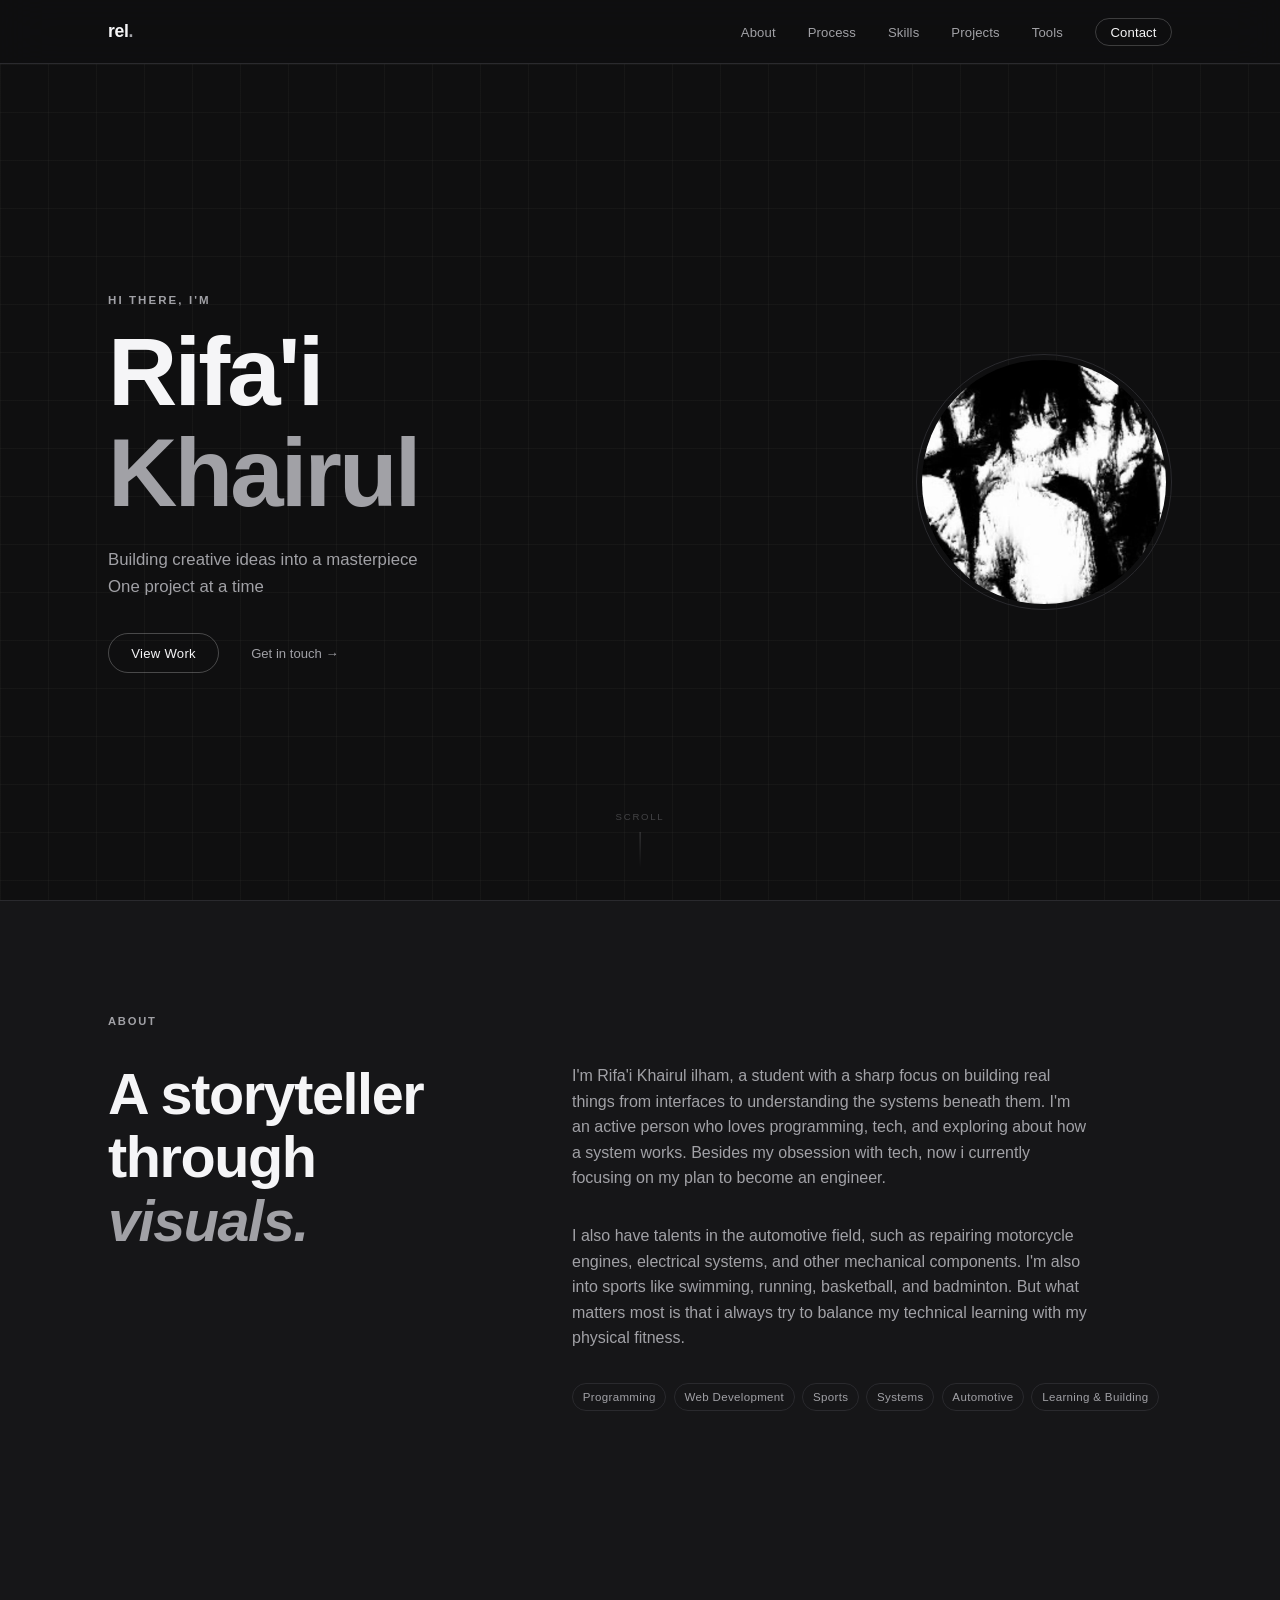
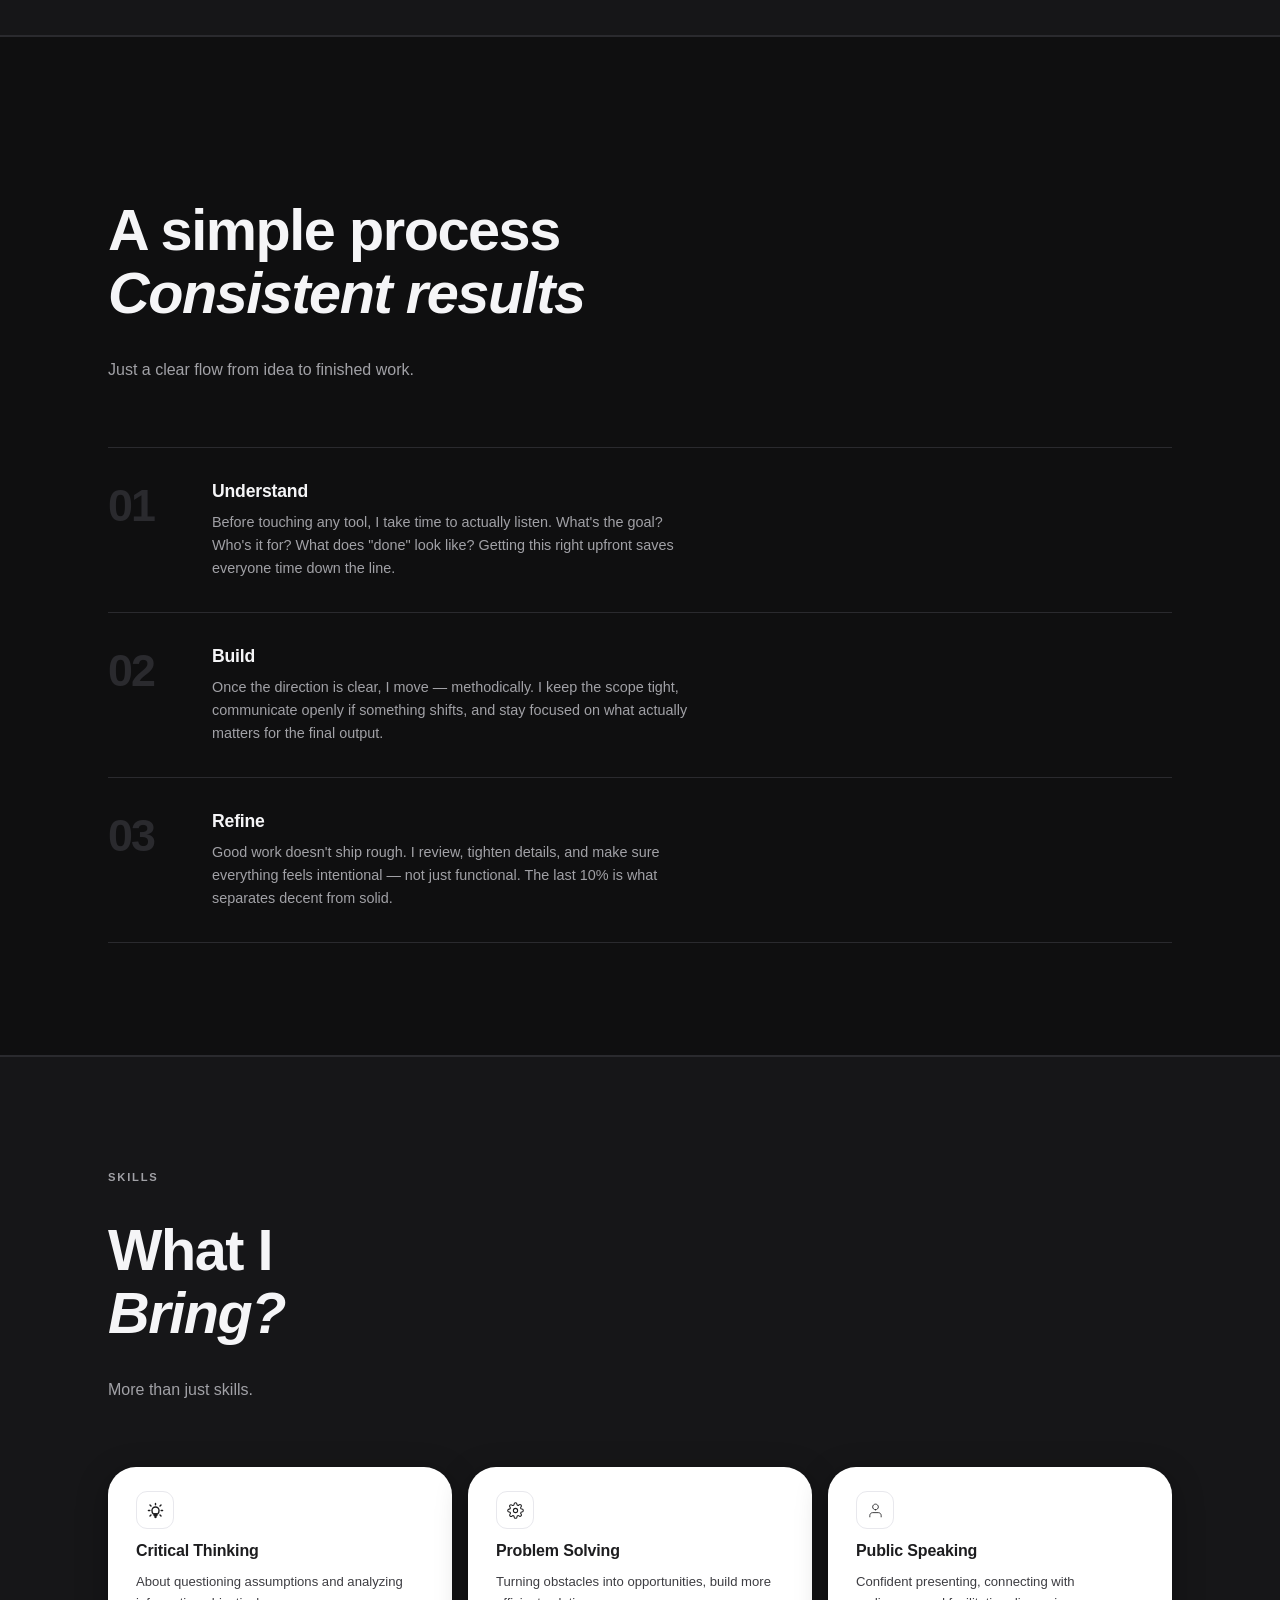
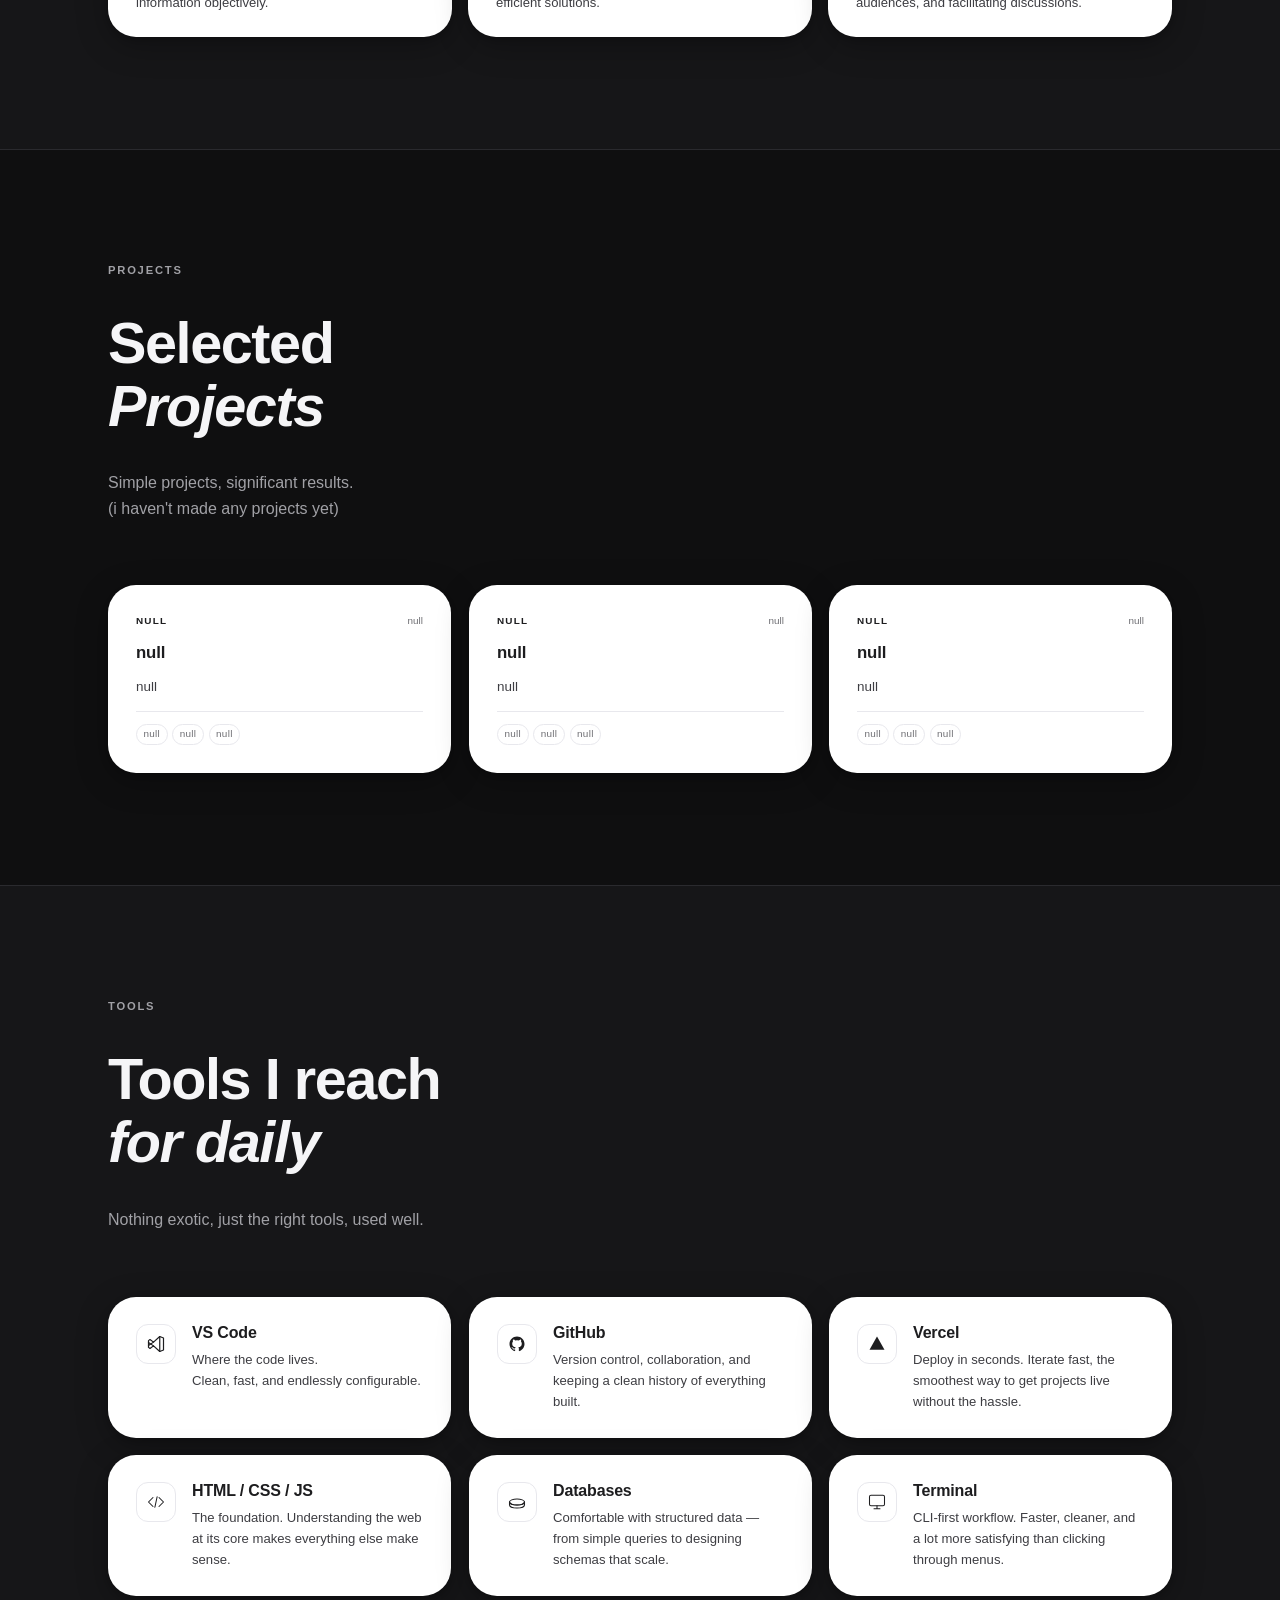
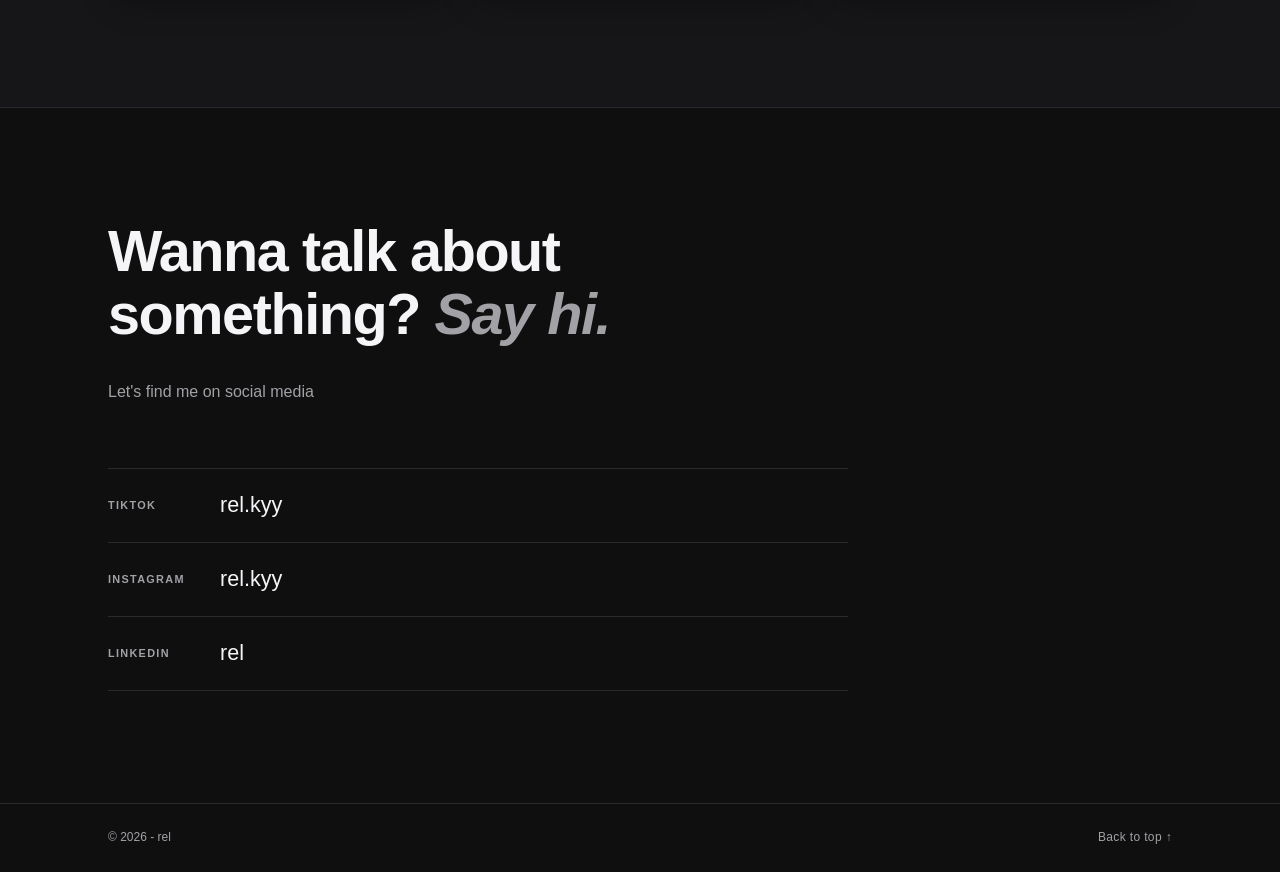
<file: index.html>
<!DOCTYPE html>
<html lang="en">
<head>
  <meta charset="UTF-8" />
  <meta name="viewport" content="width=device-width, initial-scale=1.0" />
  <title>rel</title>

  <link rel="icon" href="assets/img/favicon.png" type="image/png?v=2" />
  <link rel="apple-touch-icon" href="assets/img/favicon.png?v=2" />
  <link rel="manifest" href="manifest.json" />
  <link rel="stylesheet" href="css/style.css" />

</head>
<body>

  


  <!-- ░░ HEADER ░░ -->
  <header class="site-header" id="site-header">
    <div class="header-inner container">
    <a href="#hero" class="logo">rel<span>.</span></a>
    <div class="header-right">
    <button class="nav-toggle" id="nav-toggle" aria-label="Toggle navigation">
      <span></span><span></span><span></span>
    </button>
  </div>
  <nav class="primary-nav" id="primary-nav" data-i18n="">
        <ul>
          <li><a href="#about">About</a></li>
          <li><a href="#process">Process</a></li>
          <li><a href="#talents">Skills</a></li>
          <li><a href="#projects">Projects</a></li>
          <li><a href="#tools">Tools</a></li>
          <li><a href="#contact" class="nav-cta">Contact</a></li>
          
        </ul>
      </nav>
    </div>
  </header>

  <main>



    <!-- ░░ HERO ░░ -->
    <section class="hero" id="hero">
      <div class="container hero-inner">
        <div class="hero-text">
          <p class="hero-eyebrow reveal" data-i18n="hero.eyebrow">Hi there, I'm</p>
          <h1 class="hero-name reveal">Rifa'i<br><em>Khairul</em></h1>
          <p class="hero-tagline reveal" data-i18n="hero.tagline">Building creative ideas into a masterpiece<br>One project at a time</p>
          <div class="hero-actions reveal">
            <a href="#projects" class="btn-outline" data-i18n="hero.cta1">View Work</a>
            <a href="#contact" class="btn-text" data-i18n="hero.cta2">Get in touch →</a>
          </div>
        </div>
        <div class="hero-avatar reveal">
          <div class="avatar-ring">
            <div class="avatar-img-wrap">
              <!-- Replace src with your actual photo path -->
              <img src="assets/img/profile.png" alt="rel" loading="lazy" class="unselectable" onerror="this.style.display='none';this.parentElement.classList.add('avatar-fallback')" />
              <div class="avatar-initials">rel</div>
            </div>
          </div>
        </div>
      </div>
      <div class="hero-scroll-hint">
        <span>Scroll</span>
        <div class="scroll-line"></div>
      </div>
    </section>



    <!-- ░░ ABOUT ░░ -->
    <section class="about section" id="about">
      <div class="container">
        <div class="section-label reveal" data-i18n="about.label">About</div>
        <div class="about-grid">
          <div class="about-heading reveal">
            <h2 data-i18n="about.heading">A storyteller<br>through <em>visuals.</em></h2>
          </div>
          <div class="about-body">
            <p class="reveal" data-i18n="about.p1">I'm Rifa'i Khairul ilham, a student with a sharp focus on building real things from interfaces to understanding the systems beneath them. I'm an active person who loves programming, tech, and exploring about how a system works. Besides my obsession with tech, now i currently focusing on my plan to become an engineer.</p>
            <p class="reveal" data-i18n="about.p2">I also have talents in the automotive field, such as repairing motorcycle engines, electrical systems, and other mechanical components. I'm also into sports like swimming, running, basketball, and badminton. But what matters most is that i always try to balance my technical learning with my physical fitness.</p>
            <div class="about-pills reveal">
              <span class="pill">Programming</span>
              <span class="pill">Web Development</span>
              <span class="pill">Sports</span>
              <span class="pill">Systems</span>
              <span class="pill">Automotive</span>
              <span class="pill">Learning & Building</span>
            </div>
          </div>
        </div>
      </div>
    </section>



    <!-- ░░ MY PROCESS ░░ -->
    <section class="process section" id="process">
      <div class="container">
        <div class="section-label reveal" data-i18n="process.label">My Process</div>
        <h2 class="section-title reveal" data-i18n="process.title">A simple process<br><em>Consistent results</em></h2>
        <p class="process-intro reveal" data-i18n="process.intro">Just a clear flow from idea to finished work.</p>

        <div class="process-grid">

          <div class="process-step reveal">
            <div class="process-number">01</div>
            <div class="process-body">
              <h3 data-i18n="process.1.title">Understand</h3>
              <p data-i18n="process.1.desc">Before touching any tool, I take time to actually listen. What's the goal? Who's it for? What does "done" look like? Getting this right upfront saves everyone time down the line.</p>
            </div>
          </div>

          <div class="process-step reveal">
            <div class="process-number">02</div>
            <div class="process-body">
              <h3 data-i18n="process.2.title">Build</h3>
              <p data-i18n="process.2.desc">Once the direction is clear, I move — methodically. I keep the scope tight, communicate openly if something shifts, and stay focused on what actually matters for the final output.</p>
            </div>
          </div>

          <div class="process-step reveal">
            <div class="process-number">03</div>
            <div class="process-body">
              <h3 data-i18n="process.3.title">Refine</h3>
              <p data-i18n="process.3.desc">Good work doesn't ship rough. I review, tighten details, and make sure everything feels intentional — not just functional. The last 10% is what separates decent from solid.</p>
            </div>
          </div>

        </div>
      </div>
    </section>



    <!-- ░░ TALENTS / SKILLS ░░ -->
    <section class="talents section" id="talents">
      <div class="container">
        <div class="section-label reveal" data-i18n="skills.label">Skills</div>
        <h2 class="section-title reveal" data-i18n="skills.title">What I<br><em>Bring?</em></h2>
        <p class="bento-intro reveal" data-i18n="skills.intro">More than just skills.</p>

        <div class="bento-grid">

          <div class="bento-card reveal">
            <div class="bento-icon">
            <svg xmlns="http://w3.org" viewBox="0 0 24 24" width="100" height="100" fill="none"><path d="M12 2v2M12 20v2M4.22 4.22l1.42 1.42M18.36 18.36l1.42 1.42M2 12h2M20 12h2M4.22 19.78l1.42-1.42M18.36 5.64l1.42-1.42" stroke="currentColor" stroke-width="2" stroke-linecap="round" /><path d="M15 17H9c0 0-2-1.5-2-5a5 5 0 1 1 10 0c0 3.5-2 5-2 5z"stroke="currentColor" stroke-width="2" stroke-linejoin="round" /><path d="M10 17h4M10 19h4" stroke="currentColor" stroke-width="2" stroke-linecap="round" /><path d="M11 21h2" stroke="currentColor" stroke-width="2" stroke-linecap="round" /></svg>            </div>
            <h3>Critical Thinking</h3>
            <p data-i18n="skills.bento1">About questioning assumptions and analyzing information objectively.</p>
          </div>

          <div class="bento-card reveal">
            <div class="bento-icon">
              <svg viewBox="0 0 24 24" fill="none" stroke="currentColor" stroke-width="1.5" stroke-linecap="round" stroke-linejoin="round">
                 <circle cx="12" cy="12" r="3"/>
                    <path d="M19.4 15a1.65 1.65 0 0 0 .33 1.82l.06.06a2 2 0 0 1 0 2.83 2 2 0 0 1-2.83 0l-.06-.06a1.65 1.65 0 0 0-1.82-.33 1.65 1.65 0 0 0-1 1.51V21a2 2 0 0 1-2 2 2 2 0 0 1-2-2v-.09a1.65 1.65 0 0 0-1-1.51 1.65 1.65 0 0 0-1.82.33l-.06.06a2 2 0 0 1-2.83 0 2 2 0 0 1 0-2.83l.06-.06a1.65 1.65 0 0 0 .33-1.82 1.65 1.65 0 0 0-1.51-1H3a2 2 0 0 1-2-2 2 2 0 0 1 2-2h.09a1.65 1.65 0 0 0 1.51-1 1.65 1.65 0 0 0-.33-1.82l-.06-.06a2 2 0 0 1 0-2.83 2 2 0 0 1 2.83 0l.06.06a1.65 1.65 0 0 0 1.82.33h.09a1.65 1.65 0 0 0 1-1.51V3a2 2 0 0 1 2-2 2 2 0 0 1 2 2v.09a1.65 1.65 0 0 0 1 1.51 1.65 1.65 0 0 0 1.82-.33l.06-.06a2 2 0 0 1 2.83 0 2 2 0 0 1 0 2.83l-.06.06a1.65 1.65 0 0 0-.33 1.82v.09a1.65 1.65 0 0 0 1.51 1H21a2 2 0 0 1 2 2 2 2 0 0 1-2 2h-.09a1.65 1.65 0 0 0-1.51 1z"/>
                  </svg>
              </div>
              <h3>Problem Solving</h3>
            <p data-i18n="skills.bento2">Turning obstacles into opportunities, build more efficient solutions.</p>
          </div>

          <div class="bento-card reveal">
            <div class="bento-icon">
              <svg width="24" height="24" viewBox="0 0 24 24" fill="none" xmlns="http://www.w3.org/2000/svg">
                <path d="M20 21V19C20 17.9391 19.5786 16.9217 18.8284 16.1716C18.0783 15.4214 17.0609 15 16 15H8C6.93913 15 5.92172 15.4214 5.17157 16.1716C4.42143 16.9217 4 17.9391 4 19V21" stroke="currentColor" stroke-width="1.2" stroke-linecap="round" stroke-linejoin="round"/>
                  <path d="M12 11C14.2091 11 16 9.20914 16 7C16 4.79086 14.2091 3 12 3C9.79086 3 8 4.79086 8 7C8 9.20914 9.79086 11 12 11Z" stroke="currentColor" stroke-width="1.2" stroke-linecap="round" stroke-linejoin="round"/>
                    </svg>
               </div>
              <h3>Public Speaking</h3>
            <p data-i18n="skills.bento3">Confident presenting, connecting with audiences, and facilitating discussions.</p>
          </div>

        </div>
      </div>
    </section>



    <!-- ░░ PROJECTS ░░ -->
    <section class="projects section" id="projects">
      <div class="container">
        <div class="section-label reveal" data-i18n="projects.label">Projects</div>
        <h2 class="section-title reveal" data-i18n="projects.title">Selected<br><em>Projects</em></h2>
        <p class="projects-intro reveal" data-i18n="projects.intro">Simple projects, significant results.<br>(i haven't made any projects yet)</p>

        <div class="projects-grid">

          <!-- Card 1 -->
          <article class="project-card reveal" data-category="null">
            <div class="card-header">
              <span class="card-category">null</span>
              <span class="card-type">null</span>
            </div>
            <h3 data-i18n="projects.card3.title">null</h3>
            <p data-i18n="projects.card3.desc">null</p>
            <div class="card-footer">
              <span class="card-tag">null</span>
              <span class="card-tag">null</span>
              <span class="card-tag">null</span>
            </div>
          </article>

          <!-- Card 2 -->
          <article class="project-card reveal" data-category="null">
            <div class="card-header">
              <span class="card-category">null</span>
              <span class="card-type">null</span>
            </div>
            <h3 data-i18n="projects.card3.title">null</h3>
            <p data-i18n="projects.card3.desc">null</p>
            <div class="card-footer">
              <span class="card-tag">null</span>
              <span class="card-tag">null</span>
              <span class="card-tag">null</span>
            </div>
          </article>

          <!-- Card 3 -->
          <article class="project-card reveal" data-category="null">
            <div class="card-header">
              <span class="card-category">null</span>
              <span class="card-type">null</span>
            </div>
            <h3 data-i18n="projects.card3.title">null</h3>
            <p data-i18n="projects.card3.desc">null</p>
            <div class="card-footer">
              <span class="card-tag">null</span>
              <span class="card-tag">null</span>
              <span class="card-tag">null</span>
            </div>
          </article>

        </div>
      </div>
    </section>



    <!-- ░░ TOOLS I USE ░░ -->
    <section class="tools section" id="tools">
      <div class="container">
        <div class="section-label reveal" data-i18n="tools.label">Tools</div>
        <h2 class="section-title reveal" data-i18n="tools.title">Tools I reach<br><em>for daily</em></h2>
        <p class="tools-intro reveal" data-i18n="tools.intro">Nothing exotic, just the right tools, used well.</p>

        <div class="tools-grid">

          <div class="tool-card reveal">
            <div class="tool-icon">
             <svg viewBox="0 0 24 24" fill="none" xmlns="http://www.w3.org/2000/svg"><path d="M17 2L8.7 9.5L4 6L2 7.5V16.5L4 18L8.7 14.5L17 22L22 20V4L17 2Z"stroke="currentColor"stroke-width="1.6"stroke-linejoin="round"/><path d="M17 2V22"stroke="currentColor"stroke-width="1.6"stroke-linecap="round"/><path d="M8.7 9.5L2 14"stroke="currentColor" stroke-width="1.6" stroke-linecap="round"/><path d="M8.7 14.5L2 10"stroke="currentColor"stroke-width="1.6"stroke-linecap="round"/> </svg>
            </div>
            <div class="tool-body">
              <h3>VS Code</h3>
              <p data-i18n="tools.vscode">Where the code lives. <br> Clean, fast, and endlessly configurable.</p>
            </div>
          </div>

          <div class="tool-card reveal">
            <div class="tool-icon">
              <svg viewBox="0 0 24 24" fill="none" xmlns="http://www.w3.org/2000/svg"><path d="M12 2C6.477 2 2 6.477 2 12c0 4.418 2.865 8.166 6.839 9.489.5.092.682-.217.682-.482 0-.237-.009-.868-.013-1.703-2.782.604-3.369-1.342-3.369-1.342-.454-1.154-1.11-1.462-1.11-1.462-.908-.62.069-.608.069-.608 1.003.07 1.531 1.03 1.531 1.03.892 1.529 2.341 1.087 2.91.832.092-.647.35-1.088.636-1.338-2.22-.253-4.555-1.11-4.555-4.943 0-1.091.39-1.984 1.029-2.683-.103-.253-.446-1.27.098-2.647 0 0 .84-.269 2.75 1.025A9.578 9.578 0 0112 6.836a9.59 9.59 0 012.504.337c1.909-1.294 2.747-1.025 2.747-1.025.546 1.377.202 2.394.1 2.647.64.699 1.028 1.592 1.028 2.683 0 3.842-2.339 4.687-4.566 4.935.359.309.678.919.678 1.852 0 1.336-.012 2.415-.012 2.743 0 .267.18.578.688.48C19.138 20.163 22 16.418 22 12c0-5.523-4.477-10-10-10z" fill="currentColor"/></svg>
            </div>
            <div class="tool-body">
              <h3>GitHub</h3>
              <p data-i18n="tools.github">Version control, collaboration, and keeping a clean history of everything built.</p>
            </div>
          </div>

          <div class="tool-card reveal">
            <div class="tool-icon">
              <svg viewBox="0 0 24 24" fill="none" xmlns="http://www.w3.org/2000/svg"><path d="M12 2L2 19.5h20L12 2z" fill="currentColor"/></svg>
            </div>
            <div class="tool-body">
              <h3>Vercel</h3>
              <p data-i18n="tools.vercel">Deploy in seconds. Iterate fast, the smoothest way to get projects live without the hassle.</p>
            </div>
          </div>

          <div class="tool-card reveal">
            <div class="tool-icon">
              <svg viewBox="0 0 24 24" fill="none"stroke="currentColor"stroke-width="1.4" stroke-linecap="round" stroke-linejoin="round"><polyline points="16 18 22 12 16 6"/><polyline points="8 6 2 12 8 18"/><path d="M13.5 5L10.5 19"/></svg>
            </div>
            <div class="tool-body">
              <h3>HTML / CSS / JS</h3>
              <p data-i18n="tools.htmlcssjs">The foundation. Understanding the web at its core makes everything else make sense.</p>
            </div>
          </div>

          <div class="tool-card reveal">
            <div class="tool-icon">
              <svg viewBox="0 0 24 24" fill="none" stroke="currentColor" stroke-width="1.4" stroke-linecap="round" stroke-linejoin="round"><ellipse cx="12" cy="12" rx="10" ry="4"/><path d="M2 12c0 2.21 4.477 4 10 4s10-1.79 10-4"/><path d="M2 12v4c0 2.21 4.477 4 10 4s10-1.79 10-4v-4"/></svg>
            </div>
            <div class="tool-body">
              <h3>Databases</h3>
              <p data-i18n="tools.databases">Comfortable with structured data — from simple queries to designing schemas that scale.</p>
            </div>
          </div>

          <div class="tool-card reveal">
            <div class="tool-icon">
              <svg viewBox="0 0 24 24" fill="none" stroke="currentColor" stroke-width="1.4" stroke-linecap="round" stroke-linejoin="round"><rect x="2" y="3" width="20" height="14" rx="2"/><path d="M8 21h8M12 17v4"/></svg>
            </div>
            <div class="tool-body">
              <h3>Terminal</h3>
              <p data-i18n="tools.terminal">CLI-first workflow. Faster, cleaner, and a lot more satisfying than clicking through menus.</p>
            </div>
          </div>

        </div>
      </div>
    </section>



    <!-- ░░ CONTACT ░░ -->
    <section class="contact section" id="contact">
      <div class="container">
        <div class="contact-inner reveal">
          <h2 class="contact-heading" data-i18n="contact.heading">Wanna talk about<br>something? <em>Say hi.</em></h2>
          <p class="contact-intro" data-i18n="contact.intro">Let's find me on social media</p>
          <div class="contact-links">
            <a href="https://tiktok.com/@rel.kyy" target="_blank" rel="noopener" class="contact-item">
              <span class="contact-type">TikTok</span>
              <span class="contact-value">rel.kyy</span>
              <svg class="contact-arrow" viewBox="0 0 24 24" fill="none" stroke="currentColor" stroke-width="1.5"><path d="M7 17L17 7M17 7H7M17 7v10"/></svg>
            </a>
            <a href="https://instagram.com/rel.kyy" target="_blank" rel="noopener" class="contact-item">
              <span class="contact-type">Instagram</span>
              <span class="contact-value">rel.kyy</span>
              <svg class="contact-arrow" viewBox="0 0 24 24" fill="none" stroke="currentColor" stroke-width="1.5"><path d="M7 17L17 7M17 7H7M17 7v10"/></svg>
            </a>
            <a href="https://linkedin.com/in/r-rifai-6b9754380" target="_blank" rel="noopener" class="contact-item">
              <span class="contact-type">LinkedIn</span>
              <span class="contact-value">rel</span>
              <svg class="contact-arrow" viewBox="0 0 24 24" fill="none" stroke="currentColor" stroke-width="1.5"><path d="M7 17L17 7M17 7H7M17 7v10"/></svg>
            </a>
          
          </div>
        </div>
      </div>
    </section>

  </main>



  <!-- ░░ FOOTER ░░ -->
  <footer class="site-footer">
    <div class="container footer-inner">
      <p>© 2026 - rel </p>
      <a href="#hero" class="back-top">Back to top ↑</a>
    </div>
  </footer>

  <script src="js/script.js"></script>
</body>
</html>
</file>
<file: css/style.css>
/* ============================================================
   rel — PORTFOLIO
   style.css  |  Modern Dark Mode — Apple-style Typography
   ============================================================ */

/* ── VARIABLES ─────────────────────────────────────────────── */
:root {
  /* Dark background palette */
  --clr-bg:          #0f0f10;       /* near-black body */
  --clr-bg-2:        #161618;       /* slightly lighter sections */
  --clr-surface:     #ffffff;       /* white cards */
  --clr-surface-2:   #f5f5f7;       /* soft off-white for alternating cards */
  --clr-border:      #2a2a2e;       /* subtle dark border */
  --clr-border-card: #e8e8ed;       /* light border inside white cards */

  /* Text on dark backgrounds */
  --clr-text-primary:   #f5f5f7;    /* headings on dark */
  --clr-text-secondary: #a1a1a6;    /* muted on dark */

  /* Text inside white cards */
  --clr-card-heading: #1d1d1f;
  --clr-card-body:    #3d3d42;
  --clr-card-muted:   #6e6e73;

  /* Accent — single, clean white/light */
  --clr-accent:       #f5f5f7;

  /* Typography */
  --font: -apple-system, BlinkMacSystemFont, "Segoe UI", Roboto, Helvetica, Arial, sans-serif;

  /* Spacing */
  --space-xs:  0.5rem;
  --space-sm:  1rem;
  --space-md:  2rem;
  --space-lg:  4rem;
  --space-xl:  7rem;

  /* Radii */
  --radius:    14px;
  --radius-lg: 20px;
  --radius-xl: 28px;

  /* Shadows — soft, dimensional floating effect */
  --shadow-card:  0 2px 8px rgba(0,0,0,.18), 0 8px 32px rgba(0,0,0,.28);
  --shadow-hover: 0 4px 16px rgba(0,0,0,.22), 0 20px 48px rgba(0,0,0,.38);

  --transition: 220ms ease;
  --header-h:   64px;
}

/* ── RESET & BASE ───────────────────────────────────────────── */
*, *::before, *::after { box-sizing: border-box; margin: 0; padding: 0; }

html {
  scroll-behavior: smooth;
  /* Offset native anchor jumps (back/forward nav) by the sticky header */
  scroll-padding-top: calc(var(--header-h) + 20px);
  font-size: 16px;
  -webkit-text-size-adjust: 100%;
}

body {
  background-color: var(--clr-bg);
  color: var(--clr-text-primary);
  font-family: var(--font);
  font-weight: 400;
  line-height: 1.6;
  -webkit-font-smoothing: antialiased;
}

img   { display: block; max-width: 100%; }
a     { color: inherit; text-decoration: none; }
ul    { list-style: none; }
button{ font: inherit; cursor: pointer; border: none; background: none; }

/* ── TYPOGRAPHY ─────────────────────────────────────────────── */
h1 {
  font-size: clamp(3rem, 8vw, 6rem);
  font-weight: 700;
  letter-spacing: -.03em;
  line-height: 1.05;
  color: var(--clr-text-primary);
}
h2 {
  font-size: clamp(2rem, 5vw, 3.6rem);
  font-weight: 700;
  letter-spacing: -.025em;
  line-height: 1.1;
  color: var(--clr-text-primary);
}
h3 {
  font-size: 1.1rem;
  font-weight: 600;
  letter-spacing: -.01em;
  line-height: 1.3;
  color: var(--clr-card-heading);
}
p {
  font-size: clamp(.875rem, 1.8vw, 1rem);
  line-height: 1.6;
  color: var(--clr-text-secondary);
  max-width: 58ch;
}

/* ── LAYOUT ─────────────────────────────────────────────────── */
.container {
  width: 100%;
  max-width: 1160px;
  margin-inline: auto;
  padding-inline: clamp(1.25rem, 4vw, 3rem);
}
.section { padding-block: var(--space-xl); }

/* ── REVEAL ANIMATION ───────────────────────────────────────── */
/*
 * cubic-bezier(0.16, 1, 0.3, 1) — "expo ease-out"
 * Fast at the start, glides to a graceful stop. Feels weighted, not robotic.
 * 0.9s gives the eye time to appreciate the motion without feeling slow.
 */
.reveal {
  opacity: 0;
  transform: translateY(28px);
  transition: opacity  0.9s cubic-bezier(0.16, 1, 0.3, 1),
              transform 0.9s cubic-bezier(0.16, 1, 0.3, 1);
  will-change: opacity, transform;  /* hint GPU — avoids paint jank */
}
.reveal.visible {
  opacity: 1;
  transform: translateY(0);
}

/* Stagger delays — JS sets these on cards, but CSS provides the anchors */
.reveal[data-delay="1"] { transition-delay: 0.08s; }
.reveal[data-delay="2"] { transition-delay: 0.16s; }
.reveal[data-delay="3"] { transition-delay: 0.24s; }
.reveal[data-delay="4"] { transition-delay: 0.32s; }
.reveal[data-delay="5"] { transition-delay: 0.40s; }
.reveal[data-delay="6"] { transition-delay: 0.48s; }

/* Respect user's reduced-motion preference */
@media (prefers-reduced-motion: reduce) {
  .reveal {
    opacity: 1;
    transform: none;
    transition: none;
  }
}

/* ── SECTION LABEL ──────────────────────────────────────────── */
.section-label {
  font-size: .7rem;
  font-weight: 600;
  letter-spacing: .16em;
  text-transform: uppercase;
  color: var(--clr-text-secondary);
  margin-bottom: var(--space-md);
}
.section-title { margin-bottom: var(--space-lg); }

/* ── HEADER ─────────────────────────────────────────────────── */
.site-header {
  position: sticky;
  top: 0;
  z-index: 100;
  height: var(--header-h);
  backdrop-filter: blur(24px) saturate(180%);
  -webkit-backdrop-filter: blur(24px) saturate(180%);
  background: rgba(15,15,16,.82);
  border-bottom: 1px solid var(--clr-border);
  transition: box-shadow var(--transition);
}
.site-header.scrolled {
  box-shadow: 0 4px 32px rgba(0,0,0,.45);
}

.header-inner {
  height: 100%;
  display: flex;
  align-items: center;
  justify-content: space-between;
}

.logo {
  font-size: 1.1rem;
  font-weight: 700;
  letter-spacing: -.02em;
  color: var(--clr-text-primary);
}
.logo span { color: var(--clr-text-secondary); }

.primary-nav ul {
  display: flex;
  gap: var(--space-md);
  align-items: center;
}
.primary-nav a {
  font-size: .82rem;
  font-weight: 400;
  color: var(--clr-text-secondary);
  transition: color var(--transition);
  letter-spacing: .01em;
}
.primary-nav a:hover { color: var(--clr-text-primary); }
.primary-nav a.active { color: var(--clr-text-primary); }

.nav-cta {
  padding: .42em 1.1em;
  border: 1px solid rgba(245,245,247,.2) !important;
  border-radius: 999px;
  font-weight: 500 !important;
  color: var(--clr-text-primary) !important;
  transition: background var(--transition), border-color var(--transition) !important;
}
.nav-cta:hover {
  background: var(--clr-surface) !important;
  color: var(--clr-card-heading) !important;
  border-color: var(--clr-surface) !important;
}

/* Hamburger */
.nav-toggle {
  display: none;
  flex-direction: column;
  gap: 5px;
  width: 28px;
  padding: 4px;
}
.nav-toggle span {
  display: block;
  height: 1.5px;
  background: var(--clr-text-primary);
  border-radius: 2px;
  transition: transform .3s ease, opacity .3s ease;
}
.nav-toggle.open span:nth-child(1) { transform: translateY(6.5px) rotate(45deg); }
.nav-toggle.open span:nth-child(2) { opacity: 0; }
.nav-toggle.open span:nth-child(3) { transform: translateY(-6.5px) rotate(-45deg); }


/* ── UTILITY CLASSES ────────────────────────────────────────── */
.unselectable {
  -webkit-user-select: none; /* chrome, safari, opera */
  -moz-user-select: none;    /* firefox */
  -ms-user-select: none;     /* edge, ie */

  -webkit-user-drag: none;
  -moz-user-drag: none ;
  -ms-user-drag: none ;

  user-select: none;
  pointer-events: none; /* biar gak bisa diklik kanan/copy */
}


/* ── HERO ───────────────────────────────────────────────────── */
.hero {
  min-height: calc(100svh - var(--header-h));
  display: flex;
  flex-direction: column;
  justify-content: center;
  padding-block: var(--space-xl);
  position: relative;
  background: var(--clr-bg);
}

/* Subtle grid texture on hero */
.hero::before {
  content: '';
  position: absolute;
  inset: 0;
  background-image:
    linear-gradient(rgba(245,245,247,.03) 1px, transparent 1px),
    linear-gradient(90deg, rgba(245,245,247,.03) 1px, transparent 1px);
  background-size: 48px 48px;
  pointer-events: none;
}

.hero-inner {
  display: grid;
  grid-template-columns: 1fr auto;
  gap: var(--space-lg);
  align-items: center;
  position: relative;
}

.hero-text { max-width: 640px; }

.hero-eyebrow {
  font-size: .72rem;
  font-weight: 600;
  letter-spacing: .18em;
  text-transform: uppercase;
  color: var(--clr-text-secondary);
  margin-bottom: .75rem;
}

.hero-name {
  margin-bottom: 1.5rem;
  color: var(--clr-text-primary);
}
.hero-name em {
  font-style: normal;
  color: var(--clr-text-secondary);
}

.hero-tagline {
  font-size: clamp(.9rem, 2vw, 1.05rem);
  color: var(--clr-text-secondary);
  margin-bottom: var(--space-md);
  line-height: 1.6;
}

.hero-actions {
  display: flex;
  align-items: center;
  gap: var(--space-md);
  flex-wrap: wrap;
}

.btn-outline {
  display: inline-block;
  padding: .65em 1.7em;
  border: 1px solid rgba(245,245,247,.25);
  border-radius: 999px;
  font-size: .82rem;
  font-weight: 500;
  color: var(--clr-text-primary);
  transition: background var(--transition), border-color var(--transition), color var(--transition);
  letter-spacing: .02em;
}
.btn-outline:hover {
  background: var(--clr-surface);
  color: var(--clr-card-heading);
  border-color: var(--clr-surface);
}

.btn-text {
  font-size: .82rem;
  font-weight: 400;
  color: var(--clr-text-secondary);
  transition: color var(--transition);
}
.btn-text:hover { color: var(--clr-text-primary); }

/* Avatar */
.hero-avatar { flex-shrink: 0; }

.avatar-ring {
  width: clamp(160px, 20vw, 260px);
  height: clamp(160px, 20vw, 260px);
  border-radius: 50%;
  border: 1px solid var(--clr-border);
  padding: 5px;
  transition: transform .4s cubic-bezier(.22,1,.36,1), box-shadow .4s ease;
}
.avatar-ring:hover {
  transform: scale(1.03);
  box-shadow: 0 0 0 1px rgba(245,245,247,.12), 0 8px 40px rgba(0,0,0,.5);
}

.avatar-img-wrap {
  width: 100%;
  height: 100%;
  border-radius: 50%;
  overflow: hidden;
  background: #1d1d1f;
  display: flex;
  align-items: center;
  justify-content: center;
  position: relative;
}
.avatar-img-wrap img {
  width: 100%;
  height: 100%;
  object-fit: cover;
}
.avatar-initials {
  font-size: 2.2rem;
  font-weight: 300;
  color: var(--clr-text-secondary);
  position: absolute;
  letter-spacing: .04em;
}
.avatar-img-wrap img + .avatar-initials { display: none; }
.avatar-fallback .avatar-initials       { display: flex; }

/* Scroll hint */
.hero-scroll-hint {
  display: flex;
  flex-direction: column;
  align-items: center;
  gap: .5rem;
  position: absolute;
  bottom: var(--space-md);
  left: 50%;
  transform: translateX(-50%);
  opacity: .35;
}
.hero-scroll-hint span {
  font-size: .6rem;
  letter-spacing: .18em;
  text-transform: uppercase;
  color: var(--clr-text-secondary);
}
.scroll-line {
  width: 1px;
  height: 36px;
  background: linear-gradient(to bottom, var(--clr-text-secondary), transparent);
  animation: scroll-pulse 2s ease-in-out infinite;
}
@keyframes scroll-pulse {
  0%, 100% { opacity: .4; transform: scaleY(1); }
  50%       { opacity: 1;  transform: scaleY(.65); }
}

/* ── ABOUT ──────────────────────────────────────────────────── */
.about {
  background: var(--clr-bg-2);
  border-top: 1px solid var(--clr-border);
  border-bottom: 1px solid var(--clr-border);
}

.about-grid {
  display: grid;
  grid-template-columns: 1fr 1.5fr;
  gap: var(--space-lg);
  align-items: start;
  margin-bottom: var(--space-xl);
}

.about-heading h2 {
  position: sticky;
  top: calc(var(--header-h) + 2rem);
  color: var(--clr-text-primary);
}
.about-heading h2 em {
  font-style: italic;
  color: var(--clr-text-secondary);
}

.about-body > p {
  margin-bottom: var(--space-md);
  color: var(--clr-text-secondary);
}

.about-pills {
  display: flex;
  flex-wrap: wrap;
  gap: .45rem;
  margin-top: var(--space-md);
}
.pill {
  padding: .32em .85em;
  border: 1px solid var(--clr-border);
  border-radius: 999px;
  font-size: .72rem;
  font-weight: 500;
  letter-spacing: .03em;
  color: var(--clr-text-secondary);
  transition: background var(--transition), color var(--transition), border-color var(--transition);
}
.pill:hover {
  background: var(--clr-surface);
  color: var(--clr-card-heading);
  border-color: var(--clr-surface);
}

.software-row {
  display: flex;
  align-items: center;
  gap: var(--space-md);
  padding-top: var(--space-lg);
  border-top: 1px solid var(--clr-border);
  flex-wrap: wrap;
}
.software-label {
  font-size: .68rem;
  font-weight: 600;
  letter-spacing: .14em;
  text-transform: uppercase;
  color: var(--clr-text-secondary);
  white-space: nowrap;
  max-width: none;
}
.software-list {
  display: flex;
  gap: var(--space-md);
  flex-wrap: wrap;
}
.software-item {
  display: flex;
  align-items: center;
  gap: .4rem;
  font-size: .8rem;
  font-weight: 400;
  color: var(--clr-text-secondary);
  opacity: .6;
  transition: opacity var(--transition);
}
.software-item:hover { opacity: 1; }
.sw-icon { width: 16px; height: 16px; flex-shrink: 0; }


/* ── MY PROCESS ─────────────────────────────────────────────── */

.process {
  background: var(--clr-bg);
  border-top: 1px solid var(--clr-border);
  border-bottom: 1px solid var(--clr-border);
}
.process .section-title { color: var(--clr-text-primary); }

.process-intro {
  max-width: 52ch;
  color: var(--clr-text-secondary);
  margin-bottom: var(--space-lg);
  margin-top: calc(var(--space-md) * -1); /* pull up closer to title */
}

.process-grid {
  display: flex;
  flex-direction: column;
  gap: 0;
}

.process-step {
  display: grid;
  grid-template-columns: 72px 1fr;
  gap: var(--space-md);
  padding-block: var(--space-md);
  border-top: 1px solid var(--clr-border);
  transition: background var(--transition);
  
  /* animasi baru */
  opacity: 0;
  transform: translateX(30px);
}
.process-step.visible {
  animation: fadeInRight 0.8s ease-out forwards;
}

@keyframes fadeInRight {
  from {
    opacity: 0;
    transform: translateX(30px);
  }
  to {
    opacity: 1;
    transform: translateX(0);
  }
}

.process-step:last-child {
  border-bottom: 1px solid var(--clr-border);
}
.process-step:hover {
  background: rgba(255,255,255,.02);
}

.process-number {
  font-size: 2.8rem;
  font-weight: 700;
  line-height: 1;
  letter-spacing: -.04em;
  color: var(--clr-border); /* dark, recessed — decorative not loud */
  padding-top: .2rem;
  transition: color var(--transition);
  user-select: none;
}
.process-step:hover .process-number {
  color: var(--clr-text-secondary);
}

.process-body h3 {
  font-size: 1.1rem;
  font-weight: 600;
  color: var(--clr-text-primary);
  margin-bottom: .5rem;
}
.process-body p {
  font-size: .9rem;
  color: var(--clr-text-secondary);
  line-height: 1.6;
  max-width: 60ch;
}

@media (max-width: 480px) {
  .process-step {
    grid-template-columns: 48px 1fr;
    gap: var(--space-sm);
  }
  .process-number { font-size: 2rem; }
}


/* ── TALENTS / SKILLS / BENTO ─────────────────────────────────────────── */
.talents {
  background: var(--clr-bg-2);
  border-top: 1px solid var(--clr-border);
  border-bottom: 1px solid var(--clr-border);
}
.talents .section-title { color: var(--clr-text-primary); }

.bento-grid {
  display: grid;
  grid-template-columns: repeat(3, 1fr);
  gap: 1rem;
}
.bento-intro {
  max-width: 52ch;
  color: var(--clr-text-secondary);
  margin-bottom: var(--space-lg);
  margin-top: calc(var(--space-md) * -1); /* pull up closer to title */
}
.bento-card {
  background: var(--clr-surface);
  border-radius: var(--radius-xl);
  padding: 1.5rem 1.75rem;
  display: flex;
  flex-direction: column;
  gap: .55rem;
  box-shadow: var(--shadow-card);
  transition: box-shadow var(--transition), transform var(--transition);
}
.bento-card:hover {
  box-shadow: var(--shadow-hover);
  transform: translateY(-3px);
}
.bento-wide { grid-column: span 2; }

.bento-icon {
  width: 38px;
  height: 38px;
  display: flex;
  align-items: center;
  justify-content: center;
  border: 1px solid var(--clr-border-card);
  border-radius: 11px;
  color: var(--clr-card-heading);
  margin-bottom: .2rem;
  flex-shrink: 0;
}
.bento-icon svg { width: 17px; height: 17px; }

.bento-card h3 {
  font-size: 1rem;
  font-weight: 600;
  color: var(--clr-card-heading);
}
.bento-card p {
  font-size: .82rem;
  color: var(--clr-card-body);
  max-width: 38ch;
  line-height: 1.6;
}


/* ── PROJECTS ───────────────────────────────────────────────── */
.projects { background: var(--clr-bg); }
.projects .section-title { color: var(--clr-text-primary); }

.projects-intro {
  max-width: 52ch;
  color: var(--clr-text-secondary);
  margin-bottom: var(--space-lg);
  margin-top: calc(var(--space-md) * -1); /* pull up closer to title */
}

/* 1. pasang efek blur di gridnya */
.projects-grid {
  display: grid;
  grid-template-columns: repeat(3, 1fr);
  gap: 1.1rem;
  /* ini kunci transisinya biar mulus */
  transition: all 0.6s cubic-bezier(0.16, 1, 0.3, 1);
}

/* 2. saat grid di-hover, blur semua card kecuali yang lagi di-hover */
.projects-grid:hover .project-card:not(:hover) {
  filter: blur(4px) grayscale(0.5); /* blur dan bikin agak abu-abu biar fokus */
  opacity: 0.4;                     /* bikin samar */
  transform: scale(0.98);           /* kasih efek menciut dikit */
}

/* 3. pastikan card yang di-hover tetap normal */
.project-card {
  background: var(--clr-surface);
  border-radius: var(--radius-xl);
  padding: 1.75rem;
  display: flex;
  flex-direction: column;
  gap: .8rem;
  box-shadow: var(--shadow-card);
  
  /* tambahkan filter biar transisinya halus */
  transition: all 0.6s cubic-bezier(0.16, 1, 0.3, 1);
  cursor: default;
}

/* 1. desktop: cuma jalan kalau hover didukung (mouse) */
@media (min-width: 769px) {
  .projects-grid:hover .project-card:not(:hover) {
    filter: blur(4px) grayscale(0.5);
    opacity: 0.4;
    transform: scale(0.98);
  }

  .project-card:hover {
    filter: blur(0px) grayscale(0); /* reset filter saat hover */
    opacity: 1;
    transform: translateY(-4px) scale(1.02);
  }
}

/* 2. mobile/tablet: paksa mati semua efeknya */
@media (max-width: 768px) {
  .projects-grid 
  .project-card {
    filter: none !important; /* !important buat mastiin dia menang lawan rule lain */
    opacity: 1 !important;
    transform: none !important;
  }

  /* sembunyiin gambar di mobile */
  .project-card 
  .card-img {
    display: none !important;
  }
  
  /* opsional: kalau mau nyesuain padding biar lebih lega pas gambar ilang */
  .project-card {
    padding: 1.25rem; /* kecilin dikit paddingnya biar proporsional */
  }

}
.card-img {
  width: 100%;
  height: 180px;
  object-fit: contain;        /* ← changed from cover */
  object-position: center;
  background: #ffffff;        /* matches card background */
  border-radius: 12px;
  margin-bottom: .75rem;
  display: block;
  padding: 1rem;              /* gives the icon some breathing room */
}

.card-header {
  display: flex;
  justify-content: space-between;
  align-items: center;
  flex-wrap: wrap;
  gap: .25rem;
}
.card-category {
  font-size: .62rem;
  font-weight: 700;
  letter-spacing: .12em;
  text-transform: uppercase;
  color: var(--clr-card-heading);
}
.card-type {
  font-size: .62rem;
  color: var(--clr-card-muted);
  font-weight: 400;
}

.project-card h3 {
  font-size: 1.05rem;
  font-weight: 600;
  color: var(--clr-card-heading);
  line-height: 1.3;
}

.project-card p {
  font-size: .84rem;
  color: var(--clr-card-body);
  flex: 1;
  max-width: none;
  line-height: 1.6;
}

.card-footer {
  display: flex;
  flex-wrap: wrap;
  gap: .3rem;
  margin-top: auto;
  padding-top: .75rem;
  border-top: 1px solid var(--clr-border-card);
}
.card-tag {
  font-size: .62rem;
  font-weight: 500;
  letter-spacing: .03em;
  color: var(--clr-card-muted);
  border: 1px solid var(--clr-border-card);
  border-radius: 999px;
  padding: .18em .65em;
}

/* "View Project →" link tag — visually distinct from plain tags */
a.card-link {
  color: var(--clr-card-heading);
  border-color: var(--clr-card-heading);
  margin-left: auto;
  transition: background var(--transition), color var(--transition);
}
a.card-link:hover {
  background: var(--clr-card-heading);
  color: var(--clr-surface);
}


/* ── TOOLS I USE ────────────────────────────────────────────── */

.tools {
  background: var(--clr-bg-2);
  border-top: 1px solid var(--clr-border);
  border-bottom: 1px solid var(--clr-border);
}
.tools .section-title { color: var(--clr-text-primary); }

.tools-intro {
  max-width: 46ch;
  color: var(--clr-text-secondary);
  margin-bottom: var(--space-lg);
  margin-top: calc(var(--space-md) * -1);
}

.tools-grid {
  display: grid;
  grid-template-columns: repeat(3, 1fr);
  gap: 1.1rem;
}

.tool-card {
  background: var(--clr-surface);
  border-radius: var(--radius-xl);
  padding: 1.6rem 1.75rem;
  display: flex;
  align-items: flex-start;
  gap: 1rem;
  box-shadow: var(--shadow-card);
  transition: box-shadow var(--transition), transform var(--transition);
}
.tool-card:hover {
  box-shadow: var(--shadow-hover);
  transform: translateY(-3px);
}

.tool-icon {
  width: 40px;
  height: 40px;
  flex-shrink: 0;
  display: flex;
  align-items: center;
  justify-content: center;
  border: 1px solid var(--clr-border-card);
  border-radius: 12px;
  color: var(--clr-card-heading);
  margin-top: .1rem;
}
.tool-icon svg {
  width: 18px;
  height: 18px;
}

.tool-body h3 {
  font-size: 1rem;
  font-weight: 600;
  color: var(--clr-card-heading);
  margin-bottom: .35rem;
  line-height: 1.3;
}
.tool-body p {
  font-size: .82rem;
  color: var(--clr-card-body);
  line-height: 1.6;
  max-width: none;
}

@media (max-width: 920px) {
  .tools-grid { grid-template-columns: repeat(2, 1fr); }
}

/* Mobile — 2 columns, 3 rows (bento style) */
@media (max-width: 768px) {
  .tools-grid {
    grid-template-columns: repeat(2, 1fr);
    gap: 0.75rem;
  }
  .tool-card {
    padding: 1.1rem;
    gap: 0.65rem;
    flex-direction: column;   /* stack icon above text vertically */
    align-items: flex-start;
  }
  .tool-icon {
    width: 34px;
    height: 34px;
    border-radius: 10px;
  }
  .tool-icon svg {
    width: 16px;
    height: 16px;
  }
  .tool-body h3 { font-size: .9rem; }
  .tool-body p  { font-size: .78rem; }
}


/* ── CONTACT ────────────────────────────────────────────────── */
.contact { background: var(--clr-bg); }

.contact-inner { max-width: 740px; }

.contact-eyebrow {
  font-size: .7rem;
  font-weight: 600;
  letter-spacing: .16em;
  text-transform: uppercase;
  color: var(--clr-text-secondary);
  margin-bottom: .75rem;
  max-width: none;
}

.contact-heading {
  color: var(--clr-text-primary);
  margin-bottom: var(--space-lg);
}
.contact-heading em {
  font-style: italic;
  color: var(--clr-text-secondary);
}

.contact-links { display: flex; flex-direction: column; }

.contact-item {
  display: flex;
  align-items: center;
  gap: var(--space-md);
  padding-block: 1.2rem;
  border-top: 1px solid var(--clr-border);
  color: var(--clr-text-primary);
  transition: padding-left var(--transition);
}
.contact-item:last-child { border-bottom: 1px solid var(--clr-border); }
.contact-item:hover { padding-left: .6rem; }

.contact-type {
  font-size: .68rem;
  font-weight: 600;
  letter-spacing: .12em;
  text-transform: uppercase;
  color: var(--clr-text-secondary);
  min-width: 80px;
}

.contact-value {
  font-size: clamp(1rem, 2.5vw, 1.35rem);
  font-weight: 400;
  flex: 1;
  color: var(--clr-text-primary);
}

.contact-arrow {
  width: 20px;
  height: 20px;
  color: var(--clr-text-secondary);
  opacity: 0;
  transform: translateX(-6px);
  transition: opacity var(--transition), transform var(--transition);
  flex-shrink: 0;
}
.contact-item:hover .contact-arrow {
  opacity: 1;
  transform: translateX(0);
}
.contact-intro {
  max-width: 46ch;
  color: var(--clr-text-secondary);
  margin-bottom: var(--space-lg);
  margin-top: calc(var(--space-md) * -1);
}

/* ── FOOTER ─────────────────────────────────────────────────── */
.site-footer {
  border-top: 1px solid var(--clr-border);
  padding-block: 1.5rem;
  background: var(--clr-bg);
}
.footer-inner {
  display: flex;
  justify-content: space-between;
  align-items: center;
  gap: 1rem;
  flex-wrap: wrap;
}
.footer-inner p {
  font-size: .75rem;
  color: var(--clr-text-secondary);
  max-width: none;
  line-height: 1.6;
}
.back-top {
  font-size: .75rem;
  color: var(--clr-text-secondary);
  transition: color var(--transition);
  letter-spacing: .03em;
}
.back-top:hover { color: var(--clr-text-primary); }


/* ── RESPONSIVE ─────────────────────────────────────────────── */
@media (max-width: 920px) {
  .projects-grid { grid-template-columns: repeat(2, 1fr); }
  .bento-grid    { grid-template-columns: repeat(2, 1fr); }
  .about-grid    { grid-template-columns: 1fr; gap: var(--space-md); }
  .about-heading h2 { position: static; }
}

@media (max-width: 680px) {
  .hero-inner {
    grid-template-columns: 1fr;
    text-align: center;
    justify-items: center;
    gap: var(--space-lg);
  }
  .hero-text    { max-width: none; }
  .hero-tagline { margin-inline: auto; }
  .hero-actions { justify-content: center; }
  .hero-avatar  { order: -1; }

  .section-label { text-align: center; }

  .projects-grid { grid-template-columns: 1fr; }
  .bento-grid    { grid-template-columns: 1fr; }
  .bento-wide    { grid-column: span 1; }

  .nav-toggle { display: flex; }

  .primary-nav {
    position: absolute;
    top: var(--header-h);
    left: 0; right: 0;
    background: rgba(22,22,24,.97);
    backdrop-filter: blur(24px);
    border-bottom: 1px solid var(--clr-border);
    box-shadow: 0 16px 48px rgba(0,0,0,.5);
    padding: .75rem 1.5rem 1.5rem;
    clip-path: inset(0 0 100% 0);
    transition: clip-path .35s cubic-bezier(.22,1,.36,1);
  }
  .primary-nav.open { clip-path: inset(0 0 0% 0); }

  .primary-nav ul { flex-direction: column; gap: 0; align-items: flex-start; }
  .primary-nav li { width: 100%; }
  .primary-nav a  {
    display: block;
    padding-block: .75rem;
    font-size: .95rem;
    border-bottom: 1px solid var(--clr-border);
    color: var(--clr-text-secondary);
  }
  .nav-cta {
    border: none !important;
    border-radius: 0 !important;
    padding: .75rem 0 !important;
  }
  .nav-cta:hover {
    background: none !important;
    color: var(--clr-text-primary) !important;
  }
}

@media (max-width: 480px) {
  :root { --space-xl: 4rem; }
  .section { padding-block: var(--space-lg); }
  .project-card, .bento-card { padding: 1.35rem; }
}


/* ── LANG TOGGLE ─────────────────────────────────────────────── */
.lang-toggle {
  font-size: .75rem;
  font-weight: 600;
  letter-spacing: .1em;
  color: var(--clr-text-secondary);
  border: 1px solid var(--clr-border);
  border-radius: 999px;
  padding: .3em .8em;
  transition: color var(--transition), border-color var(--transition);
  cursor: pointer;
  background: none;
}
.lang-toggle:hover {
  color: var(--clr-text-primary);
  border-color: var(--clr-text-secondary);
}

.header-right {
  display: flex;
  align-items: center;
  gap: .75rem;
}
</file>
